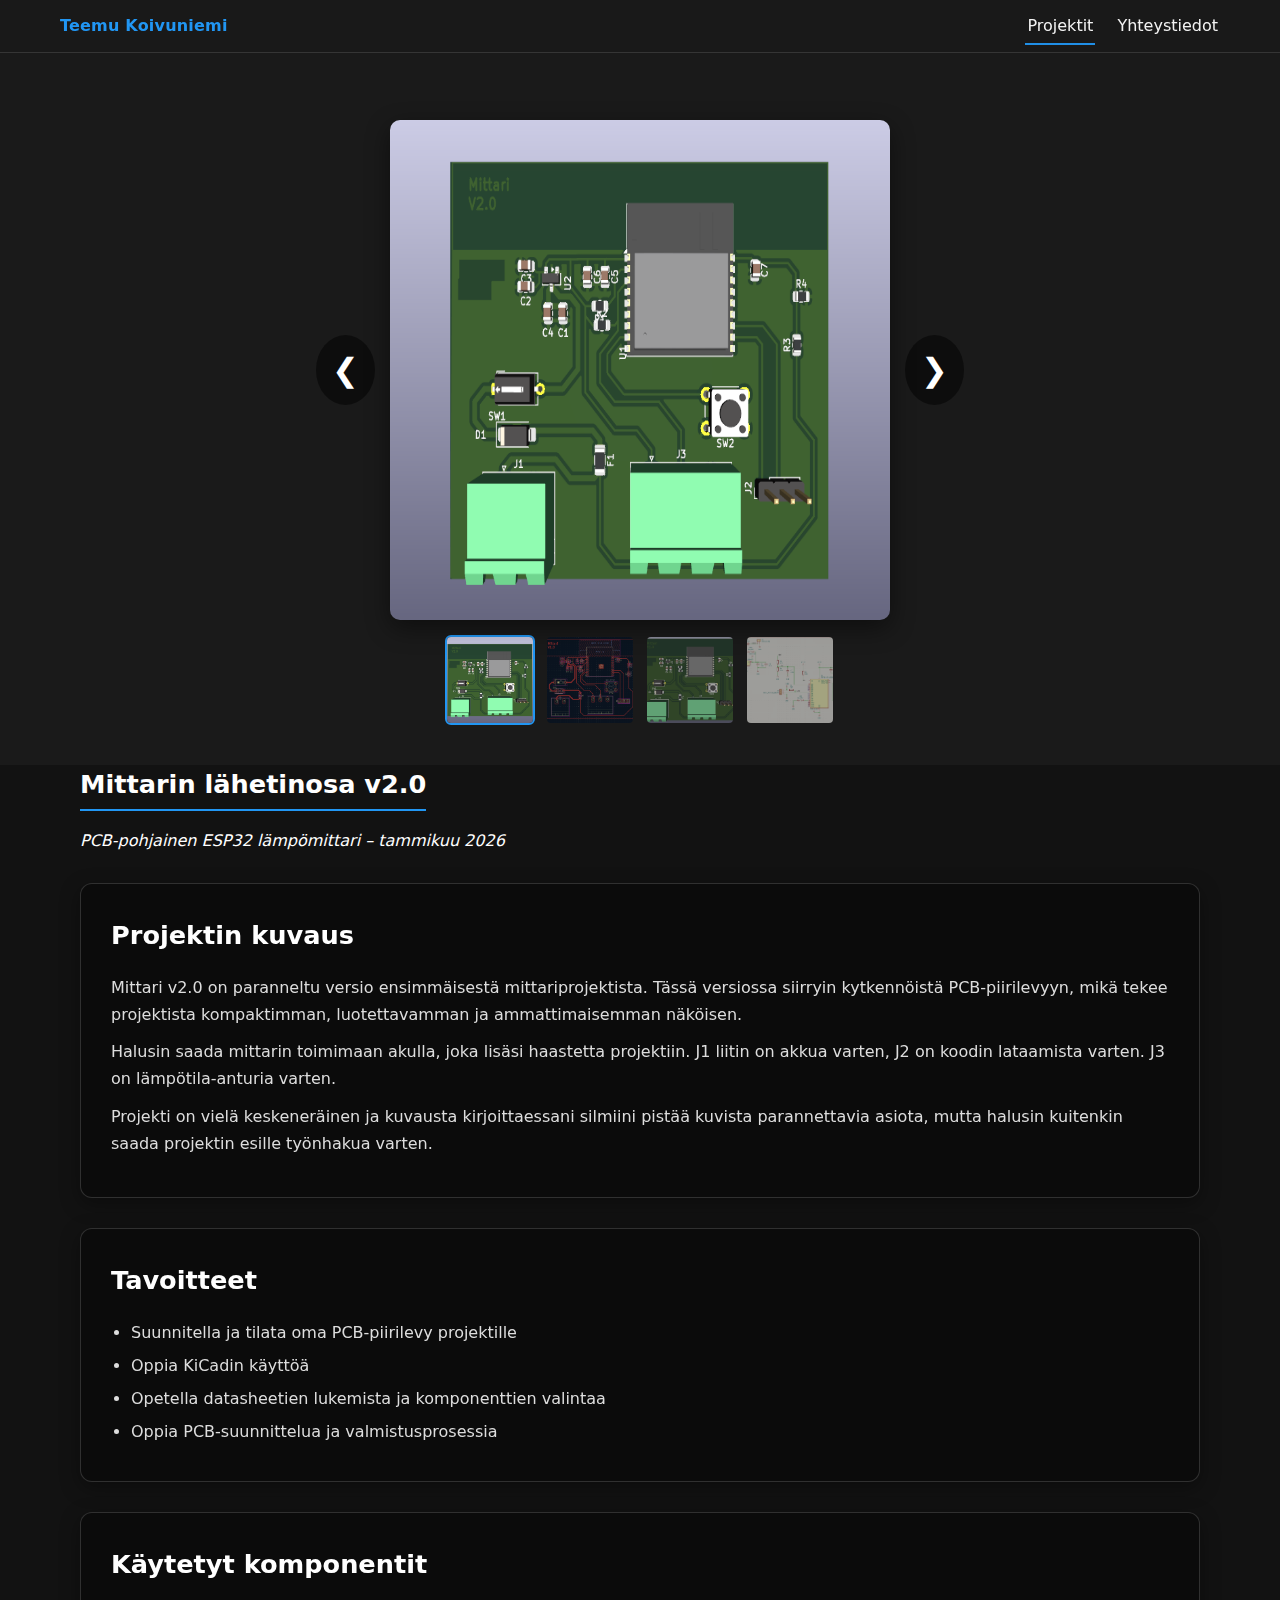
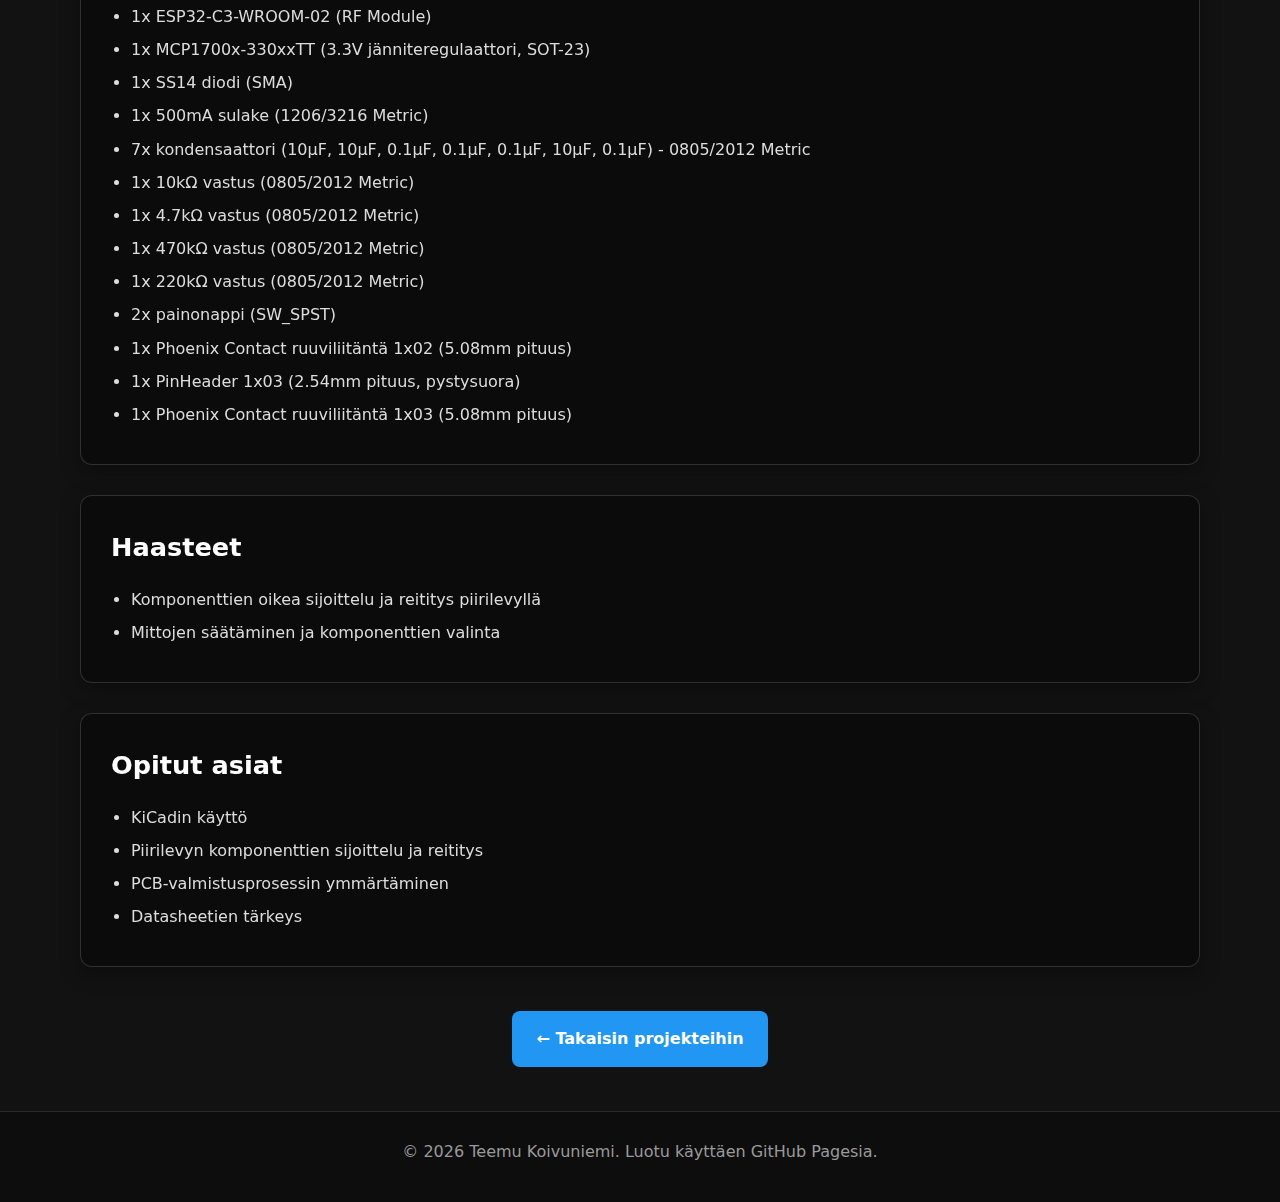
<file: mittari2.html>
<!DOCTYPE html>
<html lang="fi">
<head>
  <meta charset="UTF-8">
  <meta name="viewport" content="width=device-width, initial-scale=0.8, user-scalable=yes">
  <title>Mittari v2.0 – Projektit</title>
  <link rel="stylesheet" href="styles.css">
</head>
<body>
  <nav class="navbar">
    <div class="nav-container">
      <a href="index.html" class="nav-logo">Teemu Koivuniemi</a>
      <ul class="nav-menu">
        <li><a href="index.html" class="nav-link active">Projektit</a></li>
        <li><a href="index.html#contact" class="nav-link">Yhteystiedot</a></li>
      </ul>
    </div>
  </nav>

  <section class="project-hero">
    <div class="image-gallery">
      <button class="gallery-btn prev">❮</button>
      <img id="main-image" src="images/pcb.png" alt="Mittari v2.0">
      <button class="gallery-btn next">❯</button>
    </div>
    <div class="thumbnails">
      <img src="images/pcb.png" class="thumbnail active" alt="Mittari v2.0 kuva 1">
      <img src="images/pcb1.png" class="thumbnail" alt="Mittari v2.0 kuva 2">
      <img src="images/pcb2.png" class="thumbnail" alt="Mittari v2.0 kuva 3">
      <img src="images/pcb3.png" class="thumbnail" alt="Mittari v2.0 kuva 4">
    </div>
  </section>

<main class="container">
  <h1 class="project-category">Mittarin lähetinosa v2.0</h1>
  <p><em>PCB-pohjainen ESP32 lämpömittari – tammikuu 2026</em></p>

  <section class="project-section">
    <h2>Projektin kuvaus</h2>
    <p>
      Mittari v2.0 on paranneltu versio ensimmäisestä mittariprojektista. Tässä versiossa
      siirryin kytkennöistä PCB-piirilevyyn, mikä tekee projektista
      kompaktimman, luotettavamman ja ammattimaisemman näköisen. 
    </p>
      <p>
      Halusin saada mittarin toimimaan akulla, joka lisäsi haastetta projektiin.
      J1 liitin on akkua varten, J2 on koodin lataamista varten. J3 on lämpötila-anturia varten.
    </p>
    <p> 
      Projekti on vielä keskeneräinen
      ja kuvausta kirjoittaessani silmiini pistää kuvista parannettavia asiota, 
      mutta halusin kuitenkin saada projektin esille työnhakua varten.
    </p>
  </section>

  <section class="project-section">
    <h2>Tavoitteet</h2>
    <ul>
      <li>Suunnitella ja tilata oma PCB-piirilevy projektille</li>
      <li>Oppia KiCadin käyttöä</li>
      <li>Opetella datasheetien lukemista ja komponenttien valintaa</li>
      <li>Oppia PCB-suunnittelua ja valmistusprosessia</li>
    </ul>
  </section>

  <section class="project-section">
    <h2>Käytetyt komponentit</h2>
    <ul>
      <li>1x ESP32-C3-WROOM-02 (RF Module)</li>
      <li>1x MCP1700x-330xxTT (3.3V jänniteregulaattori, SOT-23)</li>
      <li>1x SS14 diodi (SMA)</li>
      <li>1x 500mA sulake (1206/3216 Metric)</li>
      <li>7x kondensaattori (10µF, 10µF, 0.1µF, 0.1µF, 0.1µF, 10µF, 0.1µF) - 0805/2012 Metric</li>
      <li>1x 10kΩ vastus (0805/2012 Metric)</li>
      <li>1x 4.7kΩ vastus (0805/2012 Metric)</li>
      <li>1x 470kΩ vastus (0805/2012 Metric)</li>
      <li>1x 220kΩ vastus (0805/2012 Metric)</li>
      <li>2x painonappi (SW_SPST)</li>
      <li>1x Phoenix Contact ruuviliitäntä 1x02 (5.08mm pituus)</li>
      <li>1x PinHeader 1x03 (2.54mm pituus, pystysuora)</li>
      <li>1x Phoenix Contact ruuviliitäntä 1x03 (5.08mm pituus)</li>
    </ul>
  </section>

  <section class="project-section">
    <h2>Haasteet</h2>
    <ul>
      <li>Komponenttien oikea sijoittelu ja reititys piirilevyllä</li>
      <li>Mittojen säätäminen ja komponenttien valinta</li>
    </ul>
  </section>

  <section class="project-section">
    <h2>Opitut asiat</h2>
    <ul>
      <li>KiCadin käyttö</li>
      <li>Piirilevyn komponenttien sijoittelu ja reititys</li>
      <li>PCB-valmistusprosessin ymmärtäminen</li>
      <li>Datasheetien tärkeys</li>
    </ul>
  </section>

  <div class="project-navigation" style="margin: 40px 0; text-align:center;">
    <a href="index.html" class="btn btn-primary">← Takaisin projekteihin</a>
  </div>
</main>

  <footer>
    <p>&copy; 2026 Teemu Koivuniemi. Luotu käyttäen GitHub Pagesia.</p>
  </footer>
  <button id="back-to-top" title="Takaisin ylös">↑</button>
  <script src="scripts.js"></script>
</body>
</html>
</file>
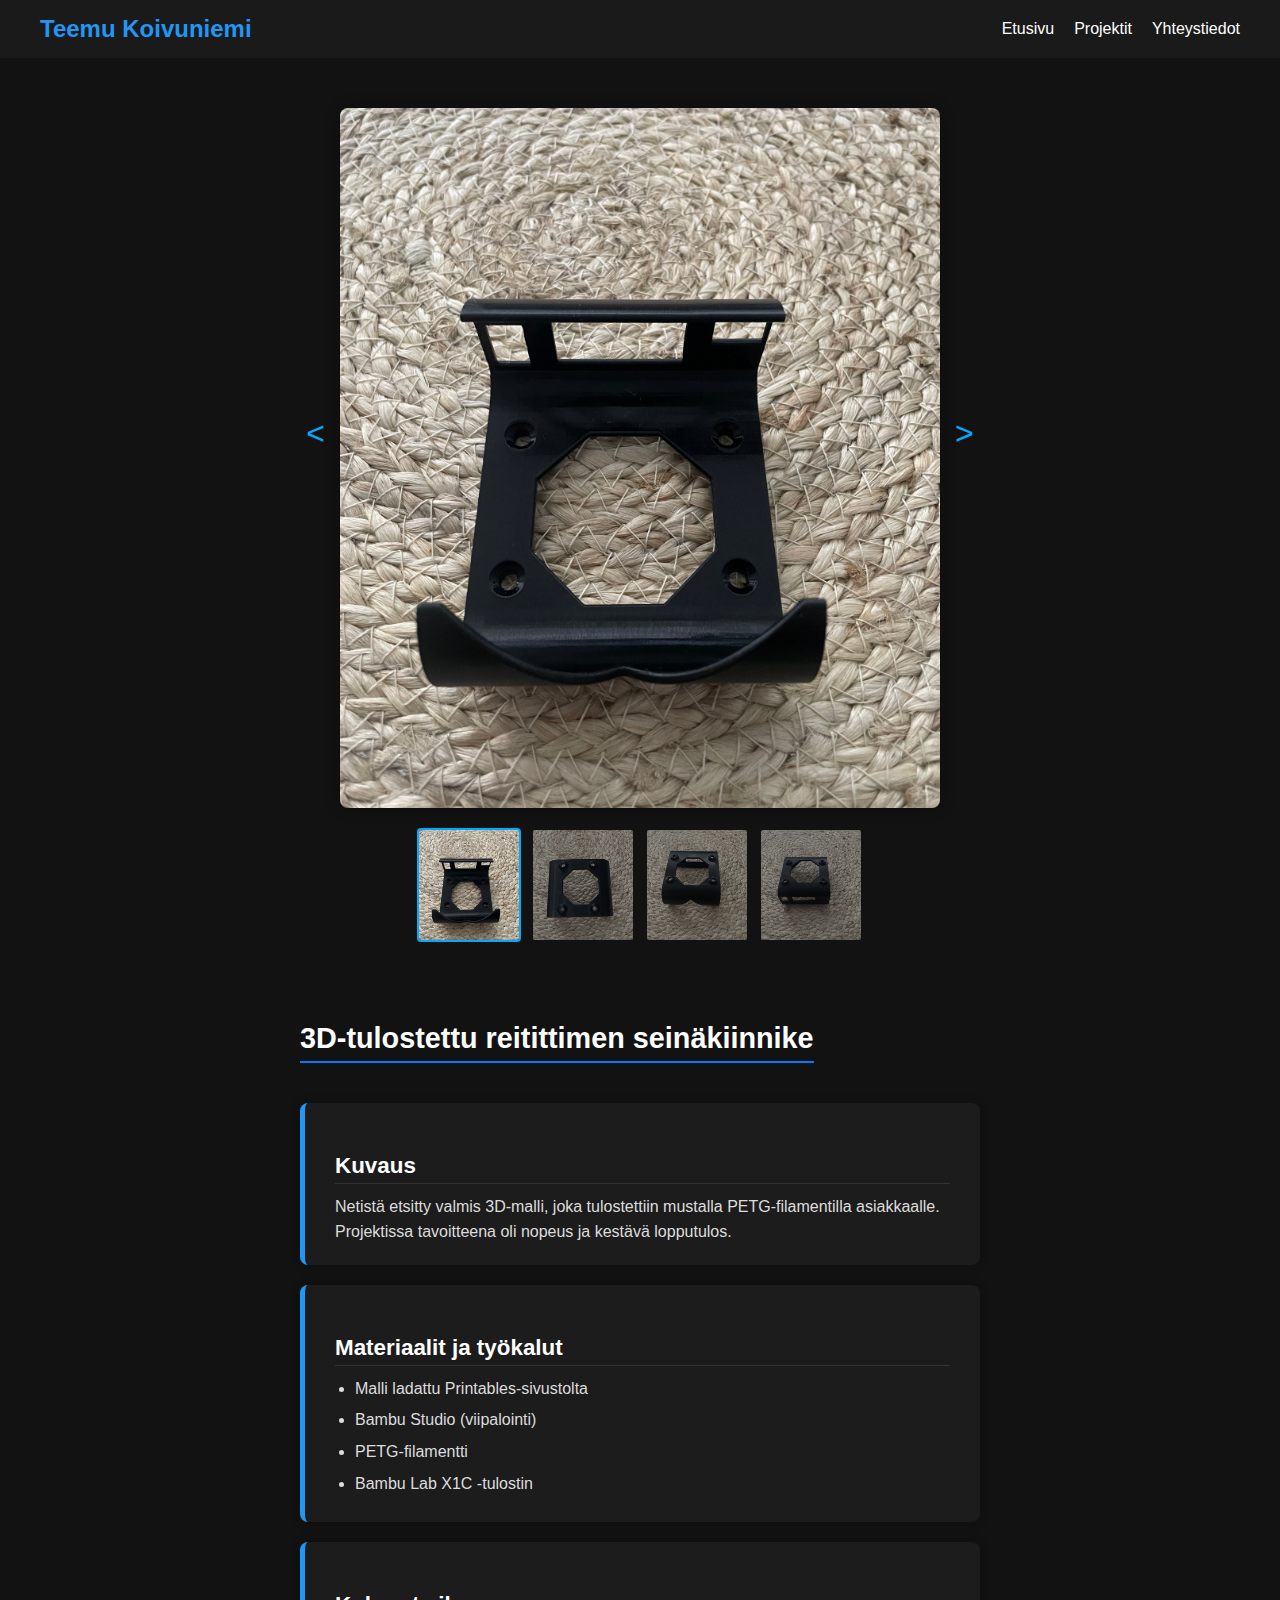
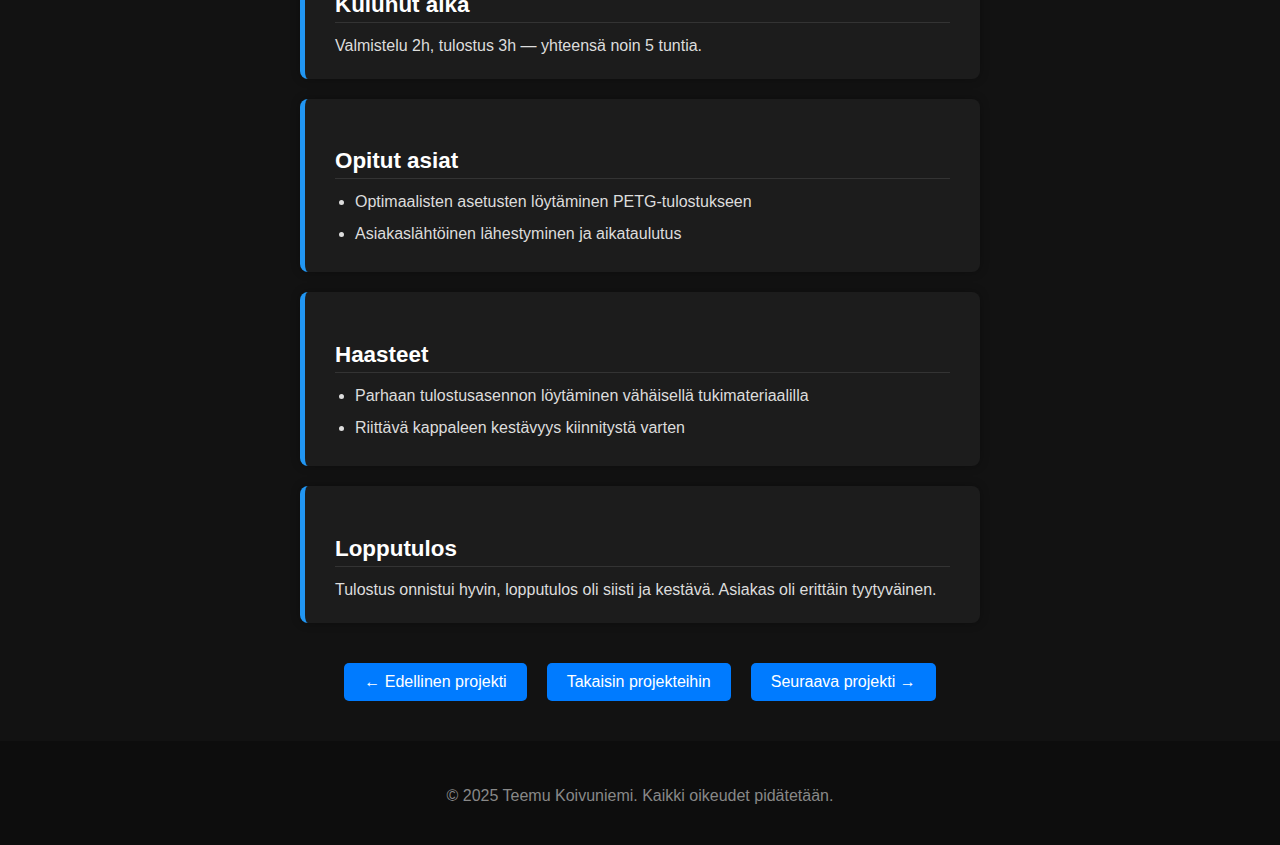
<file: projekti1.html>
<!-- Reititin teline -->
<!DOCTYPE html>
<html lang="fi">
<head>
  <meta charset="UTF-8" />
  <meta name="viewport" content="width=device-width, initial-scale=1.0"/>
  <title>3D-tulostettu reitittimen kiinnike - Teemu Koivuniemi</title>
  <link rel="stylesheet" href="style.css" />
</head>
<body>
  <!-- Navigation -->
  <nav class="navbar">
    <div class="nav-container">
      <a href="index.html" class="nav-logo">Teemu Koivuniemi</a>
      <ul class="nav-menu">
        <li><a href="index.html" class="nav-link">Etusivu</a></li>
        <li><a href="projektit.html" class="nav-link">Projektit</a></li>
        <li><a href="yhteystiedot.html" class="nav-link">Yhteystiedot</a></li>
      </ul>
    </div>
  </nav>

  <!-- Kuvagalleria -->
  <div class="image-gallery">
    <button id="prev-btn" class="nav-btn">&lt;</button>
    <img id="main-image" class="main-image" src="images/projekti1_1.jpg" alt="Pääkuva">
    <button id="next-btn" class="nav-btn">&gt;</button>
  </div>

  <div class="thumbnails">
    <img class="thumbnail active" src="images/projekti1_1.jpg" alt="Kuva 1">
    <img class="thumbnail" src="images/projekti1_2.jpg" alt="Kuva 2">
    <img class="thumbnail" src="images/projekti1_3.jpg" alt="Kuva 3">
    <img class="thumbnail" src="images/projekti1_4.jpg" alt="Kuva 4">
  </div>

  <!-- Projektin sisältö -->
  <section class="projekti-details">
    <h3 class="project-category">3D-tulostettu reitittimen seinäkiinnike</h3>

    <div class="project-section">
      <h4>Kuvaus</h4>
      <p>Netistä etsitty valmis 3D-malli, joka tulostettiin mustalla PETG-filamentilla asiakkaalle. Projektissa tavoitteena oli nopeus ja kestävä lopputulos.</p>
    </div>

    <div class="project-section">
      <h4>Materiaalit ja työkalut</h4>
      <ul>
        <li>Malli ladattu Printables-sivustolta</li>
        <li>Bambu Studio (viipalointi)</li>
        <li>PETG-filamentti</li>
        <li>Bambu Lab X1C -tulostin</li> <!-- Muokkaa mallinimeä tarvittaessa -->
      </ul>
    </div>

    <div class="project-section">
      <h4>Kulunut aika</h4>
      <p>Valmistelu 2h, tulostus 3h — yhteensä noin 5 tuntia.</p>
    </div>

    <div class="project-section">
      <h4>Opitut asiat</h4>
      <ul>
        <li>Optimaalisten asetusten löytäminen PETG-tulostukseen</li>
        <li>Asiakaslähtöinen lähestyminen ja aikataulutus</li>
      </ul>
    </div>

    <div class="project-section">
      <h4>Haasteet</h4>
      <ul>
        <li>Parhaan tulostusasennon löytäminen vähäisellä tukimateriaalilla</li>
        <li>Riittävä kappaleen kestävyys kiinnitystä varten</li>
      </ul>
    </div>

    <div class="project-section">
      <h4>Lopputulos</h4>
      <p>Tulostus onnistui hyvin, lopputulos oli siisti ja kestävä. Asiakas oli erittäin tyytyväinen.</p>
    </div>
  </section>

  <!-- Projektin navigointinapit -->
  <div class="project-navigation" id="project-navigation">
    <a href="projekti0.html" class="nav-button" id="prev-project">← Edellinen projekti</a>
    <a href="projektit.html" class="nav-button" id="back-to-projects">Takaisin projekteihin</a>
    <a href="projekti2.html" class="nav-button" id="next-project">Seuraava projekti →</a>
  </div>

  <footer>
    <p>&copy; 2025 Teemu Koivuniemi. Kaikki oikeudet pidätetään.</p>
  </footer>

  <script src="updateimage.js"></script>
</body>
</html>
</file>
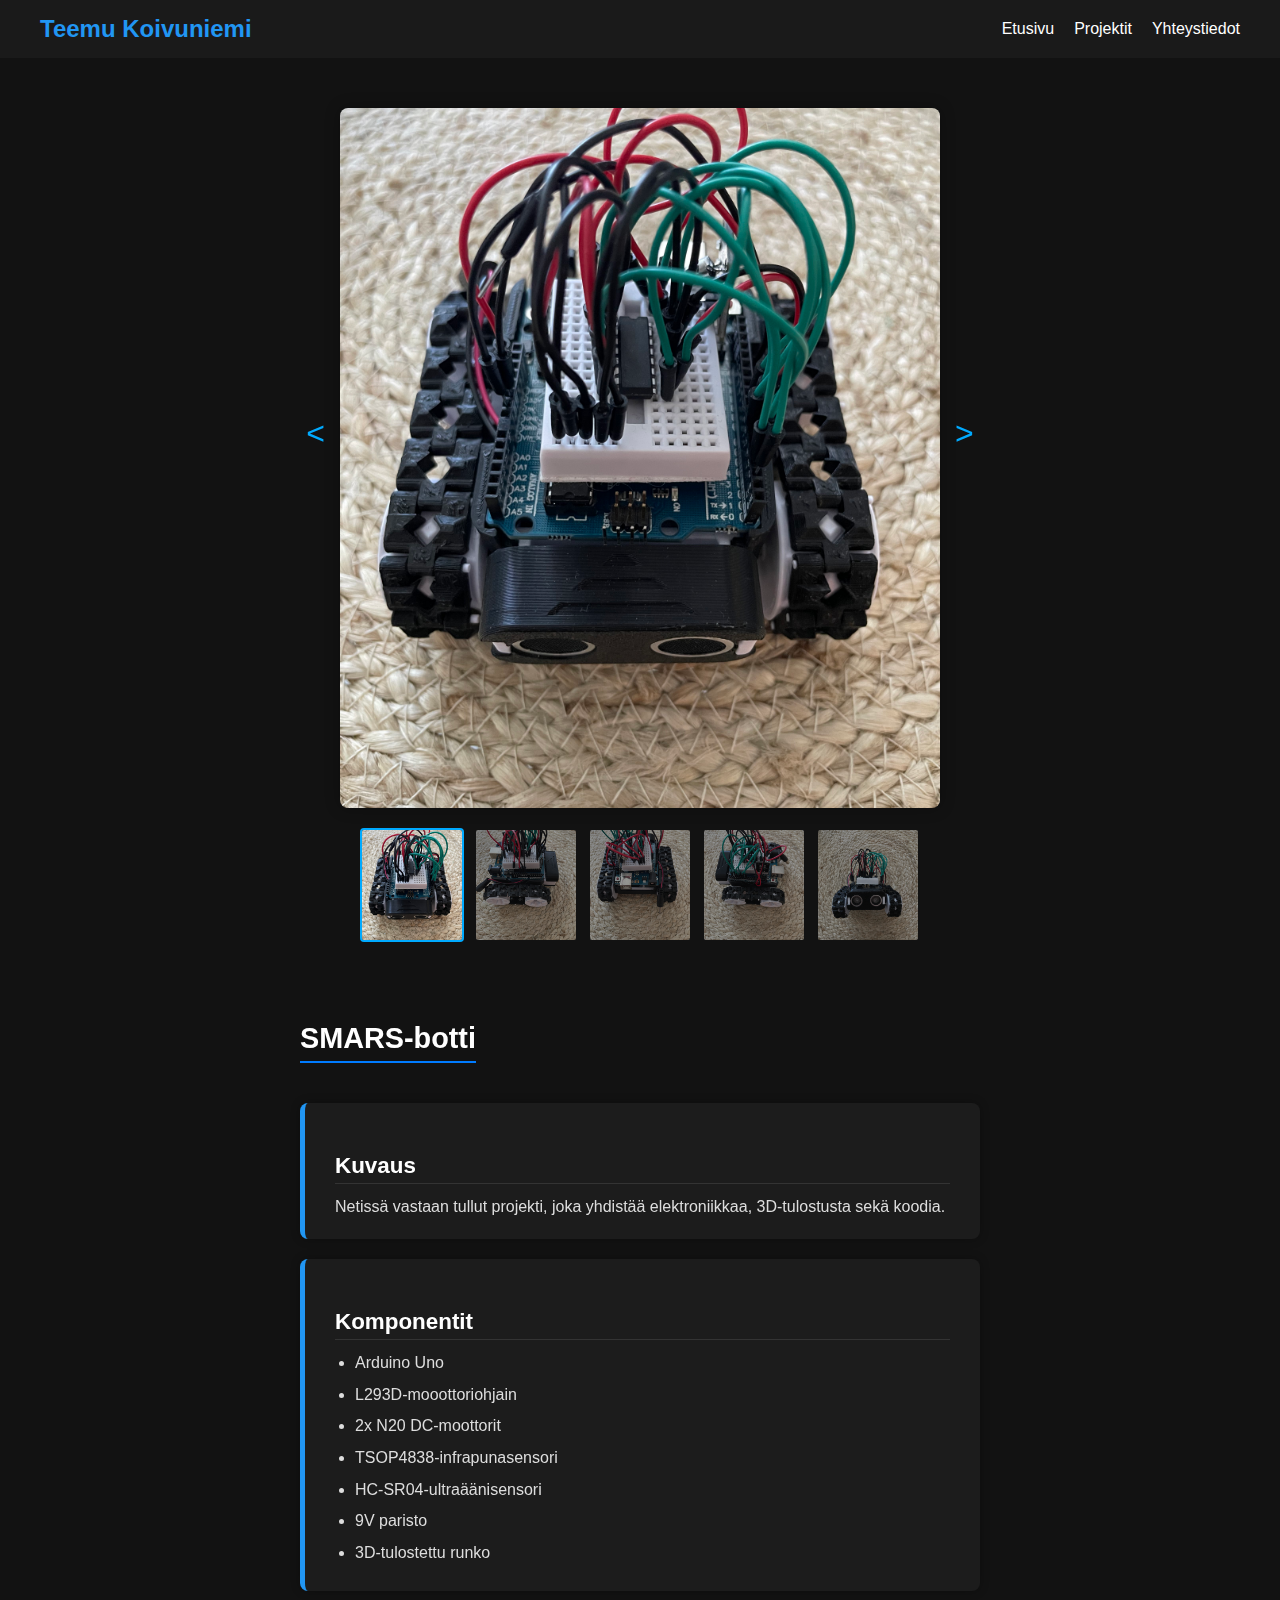
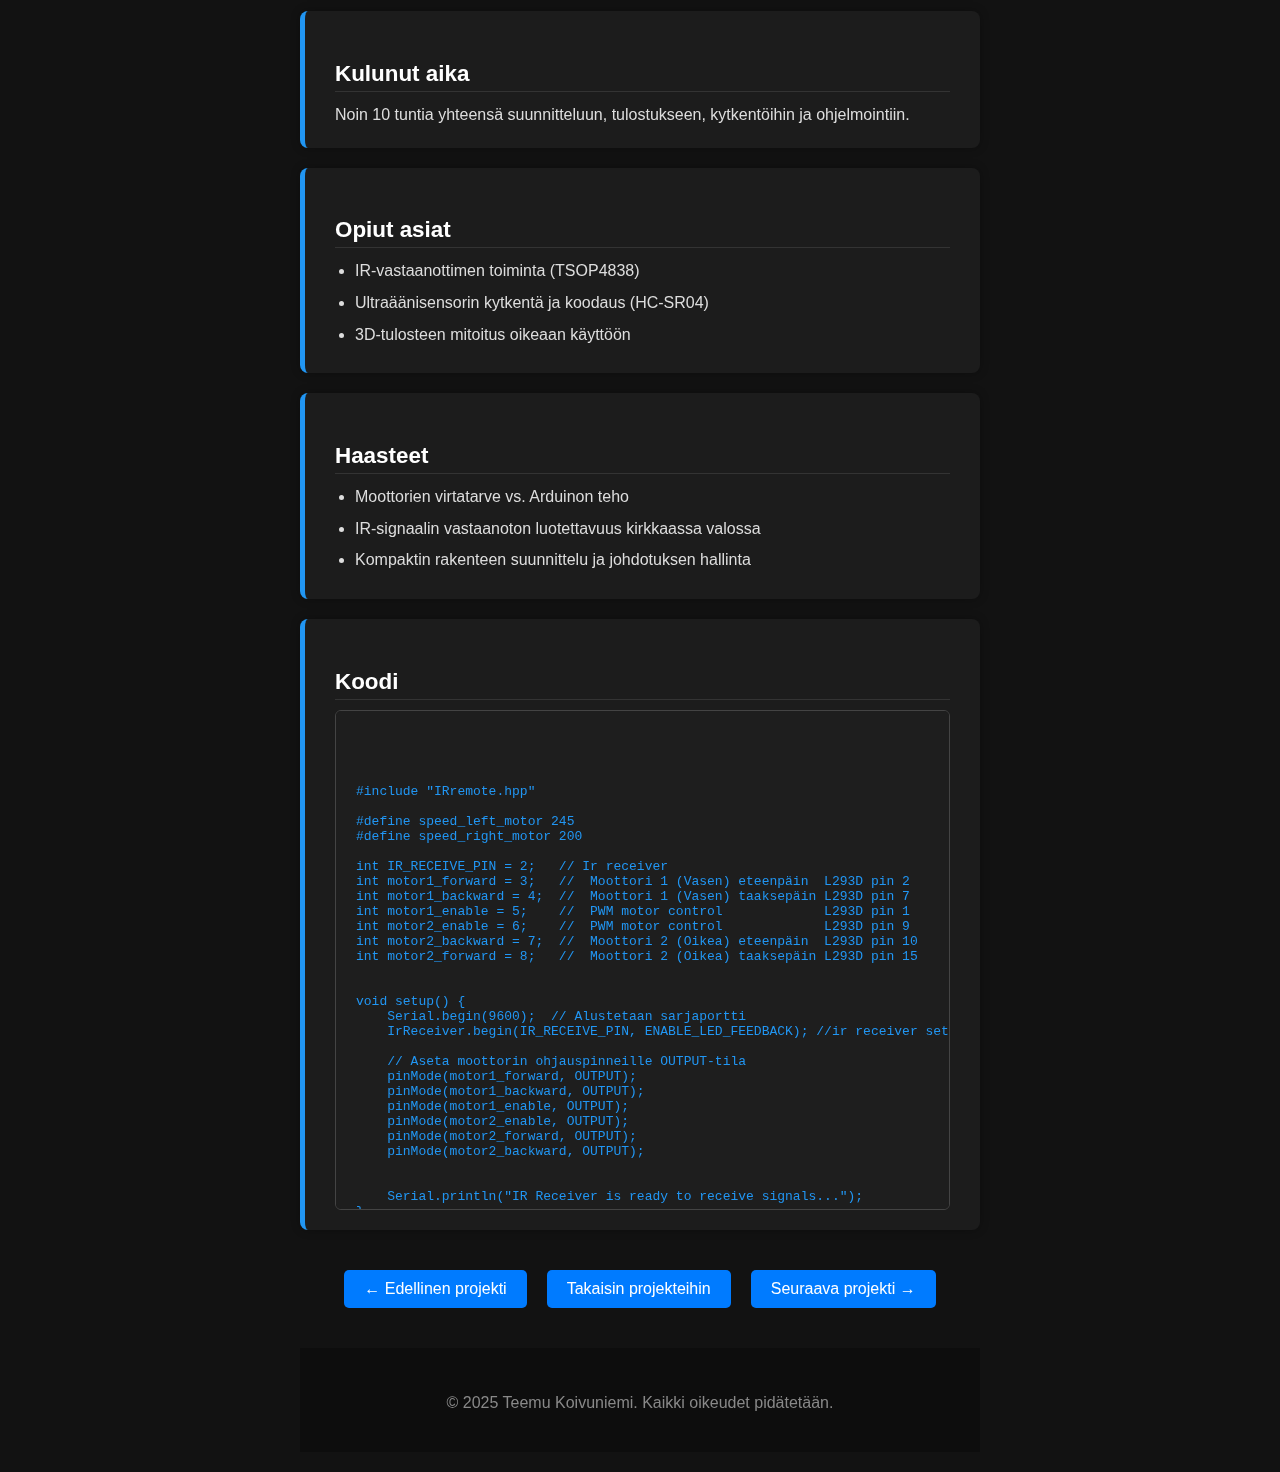
<file: projekti2.html>
<!-- SMARS -->
<!DOCTYPE html>
<html lang="fi">
<head>
  <meta charset="UTF-8" />
  <meta name="viewport" content="width=device-width, initial-scale=1.0"/>
  <title>3D-tulostettu robottialusta - Teemu Koivuniemi</title>
  <link rel="stylesheet" href="style.css" />
</head>
<body>
  <!-- Navigation -->
  <nav class="navbar">
    <div class="nav-container">
      <a href="index.html" class="nav-logo">Teemu Koivuniemi</a>
      <ul class="nav-menu">
        <li><a href="index.html" class="nav-link">Etusivu</a></li>
        <li><a href="projektit.html" class="nav-link">Projektit</a></li>
        <li><a href="yhteystiedot.html" class="nav-link">Yhteystiedot</a></li>
      </ul>
    </div>
  </nav>
  <div class="image-gallery">
    <button id="prev-btn" class="nav-btn">&lt;</button>
    <img id="main-image" class="main-image" src="images/projekti2_1.jpg" alt="Pääkuva">
    <button id="next-btn" class="nav-btn">&gt;</button>
  </div>
  <div class="thumbnails">
    <img class="thumbnail active" src="images/projekti2_1.jpg" alt="Kuva 1">
    <img class="thumbnail" src="images/projekti2_2.jpg" alt="Kuva 2">
    <img class="thumbnail" src="images/projekti2_3.jpg" alt="Kuva 3">
    <img class="thumbnail" src="images/projekti2_4.jpg" alt="Kuva 3">
    <img class="thumbnail" src="images/projekti2_5.jpg" alt="Kuva 3">
    <!-- Lisää tarvittaessa lisää kuvia -->
  </div>
    <section class="projekti-details">
  <h3 class="project-category">SMARS-botti</h3>

<div class="project-section">
  <h4>Kuvaus</h4>
  <p>Netissä vastaan tullut projekti, joka yhdistää elektroniikkaa, 3D-tulostusta sekä koodia.</p>
</div>

<div class="project-section">
  <h4>Komponentit</h4>
  <ul>
    <li>Arduino Uno</li>
    <li>L293D-mooottoriohjain</li>
    <li>2x N20 DC-moottorit</li>
    <li>TSOP4838-infrapunasensori</li>
    <li>HC-SR04-ultraäänisensori</li>
    <li>9V paristo</li>
    <li>3D-tulostettu runko</li>
  </ul>
</div>

<div class="project-section">
  <h4>Kulunut aika</h4>
  <p>Noin 10 tuntia yhteensä suunnitteluun, tulostukseen, kytkentöihin ja ohjelmointiin.</p>
</div>

<div class="project-section">
  <h4>Opiut asiat</h4>
  <ul>
    <li>IR-vastaanottimen toiminta (TSOP4838)</li>
    <li>Ultraäänisensorin kytkentä ja koodaus (HC-SR04)</li>
    <li>3D-tulosteen mitoitus oikeaan käyttöön</li>
  </ul>
</div>

<div class="project-section">
  <h4>Haasteet</h4>
  <ul>
    <li>Moottorien virtatarve vs. Arduinon teho</li>
    <li>IR-signaalin vastaanoton luotettavuus kirkkaassa valossa</li>
    <li>Kompaktin rakenteen suunnittelu ja johdotuksen hallinta</li>
  </ul>
</div>
<div class="project-section">
  <h4>Koodi</h4>
  <div class="code-block">
    <pre><code>
#include "IRremote.hpp"

#define speed_left_motor 245
#define speed_right_motor 200

int IR_RECEIVE_PIN = 2;   // Ir receiver 
int motor1_forward = 3;   //  Moottori 1 (Vasen) eteenpäin  L293D pin 2 
int motor1_backward = 4;  //  Moottori 1 (Vasen) taaksepäin L293D pin 7
int motor1_enable = 5;    //  PWM motor control             L293D pin 1
int motor2_enable = 6;    //  PWM motor control             L293D pin 9
int motor2_backward = 7;  //  Moottori 2 (Oikea) eteenpäin  L293D pin 10
int motor2_forward = 8;   //  Moottori 2 (Oikea) taaksepäin L293D pin 15


void setup() {
    Serial.begin(9600);  // Alustetaan sarjaportti
    IrReceiver.begin(IR_RECEIVE_PIN, ENABLE_LED_FEEDBACK); //ir receiver setup

    // Aseta moottorin ohjauspinneille OUTPUT-tila
    pinMode(motor1_forward, OUTPUT);
    pinMode(motor1_backward, OUTPUT);
    pinMode(motor1_enable, OUTPUT);
    pinMode(motor2_enable, OUTPUT);
    pinMode(motor2_forward, OUTPUT);
    pinMode(motor2_backward, OUTPUT);


    Serial.println("IR Receiver is ready to receive signals...");
}

void loop() {
  if (IrReceiver.decode()) {
    IrReceiver.printIRResultShort(&Serial);
    uint16_t command = IrReceiver.decodedIRData.command;
    switch(command){
      case 0x18:
        moveForward();
        break;
      case 0x52:
        moveBackward();
        break;
      case 0x8:
        turnLeft();
        break;
      case 0x5A:
        turnRight();
        break;
      case 0x1C:
        stopMotors();
        break;
      default:
        Serial.println("?");
    }
    IrReceiver.resume();
  }
}

void moveForward() {
    digitalWrite(motor1_forward, HIGH);
    digitalWrite(motor1_backward, LOW);
    digitalWrite(motor2_forward, HIGH);
    digitalWrite(motor2_backward, LOW);
    analogWrite(motor1_enable, speed_left_motor);
    analogWrite(motor2_enable, speed_right_motor);
    Serial.println("Moving forward");
}

// Funktio liikkumiseen taaksepäin
void moveBackward() {
    digitalWrite(motor1_forward, LOW);
    digitalWrite(motor1_backward, HIGH);
    digitalWrite(motor2_forward, LOW);
    digitalWrite(motor2_backward, HIGH);
    analogWrite(motor1_enable, speed_left_motor);
    analogWrite(motor2_enable, speed_right_motor);
    Serial.println("Moving backward");
}

// Funktio kääntymiseen vasemmalle
void turnLeft() {
    digitalWrite(motor1_forward, LOW);
    digitalWrite(motor1_backward, HIGH);
    digitalWrite(motor2_forward, HIGH);
    digitalWrite(motor2_backward, LOW);
    analogWrite(motor1_enable, speed_left_motor);
    analogWrite(motor2_enable, speed_right_motor);
    Serial.println("Turning left");
}

// Funktio kääntymiseen oikealle
void turnRight() {
    digitalWrite(motor1_forward, HIGH);
    digitalWrite(motor1_backward, LOW);
    digitalWrite(motor2_forward, LOW);
    digitalWrite(motor2_backward, HIGH);
    analogWrite(motor1_enable, speed_left_motor);
    analogWrite(motor2_enable, speed_right_motor);
    Serial.println("Turning right");
}

// Funktio moottoreiden pysäyttämiseen
void stopMotors() {
    digitalWrite(motor1_forward, LOW);
    digitalWrite(motor1_backward, LOW);
    digitalWrite(motor2_forward, LOW);
    digitalWrite(motor2_backward, LOW);
    Serial.println("Motors stopped");
}

    </code></pre>
  </div>
</div>


</div>

<div class="project-navigation" id="project-navigation">
  <a href="router.html" class="nav-button" id="prev-project">← Edellinen projekti</a>
  <a href="projektit.html" class="nav-button" id="back-to-projects">Takaisin projekteihin</a>
  <a href="projekti3.html" class="nav-button" id="next-project">Seuraava projekti →</a>
</div>



  <footer>
    <p>&copy; 2025 Teemu Koivuniemi. Kaikki oikeudet pidätetään.</p>
  </footer>
  <script src="updateimage.js"></script>
</body>
</html>
</file>
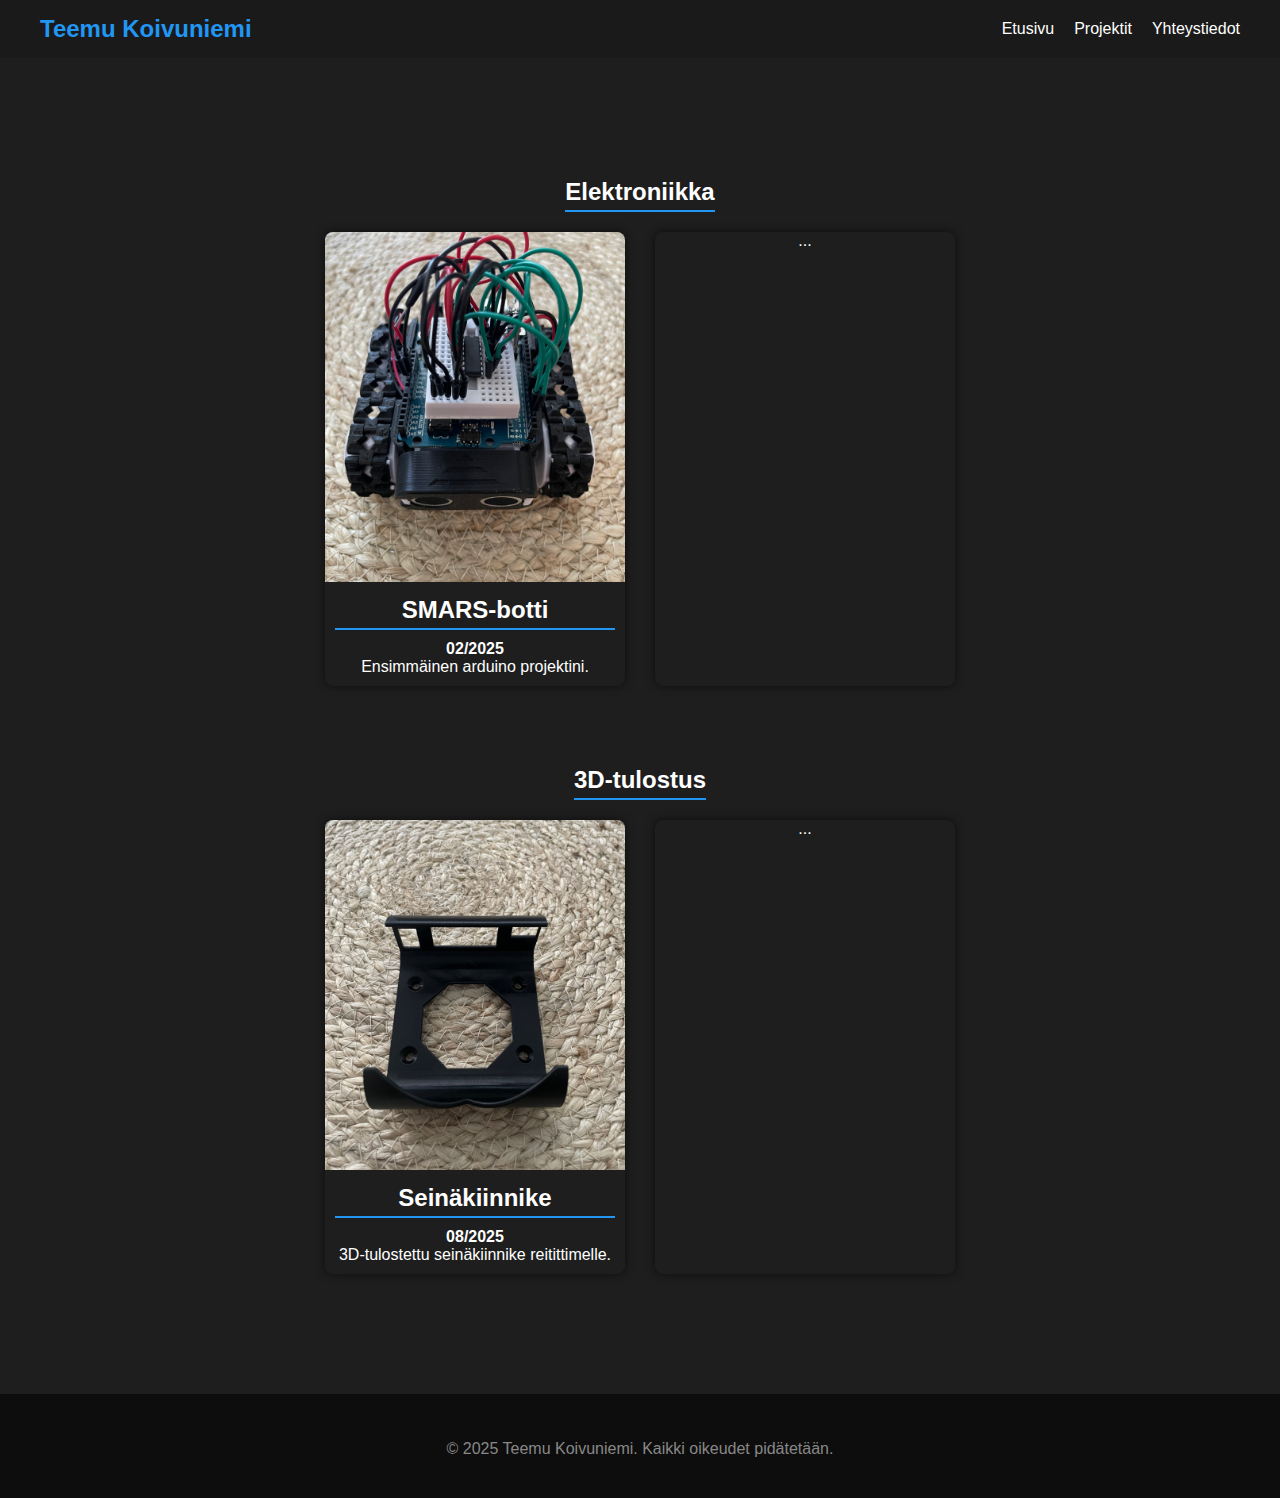
<file: projektit.html>
<!DOCTYPE html>
<html lang="fi">
<head>
  <meta charset="UTF-8" />
  <meta name="viewport" content="width=device-width, initial-scale=1.0"/>
  <title>Projektit - Teemu Koivuniemi</title>
  <link rel="stylesheet" href="style.css" />
</head>
<body>
  <!-- Navigaatio -->
  <nav class="navbar">
    <div class="nav-container">
      <a href="index.html" class="nav-logo">Teemu Koivuniemi</a>
      <ul class="nav-menu">
        <li><a href="index.html" class="nav-link">Etusivu</a></li>
        <li><a href="projektit.html" class="nav-link active">Projektit</a></li>
        <li><a href="yhteystiedot.html" class="nav-link">Yhteystiedot</a></li>
      </ul>
    </div>
  </nav>

<section class="projects">
<!-- Kategoria 1: Elektroniikka -->
  <h3 class="project-category">Elektroniikka</h3>
  <div class="project-grid">
  <a href="projekti2.html" class="project-card">
  <img src="images/projekti2_1.jpg" alt="Projektin esikatselukuva">
  <h3>SMARS-botti </h3>
  <p><strong>02/2025</strong><br> Ensimmäinen arduino projektini.</p>
    <a href="projekti3.html" class="project-card">...</a>
  </div>

  <!-- Kategoria 2: 3D-tulostus -->
  <h3 class="project-category">3D-tulostus</h3>
  <div class="project-grid">
  <a href="projekti1.html" class="project-card">
  <img src="images/projekti1_1.jpg" alt="Projektin esikatselukuva">
  <h3>Seinäkiinnike</h3>
  <p><strong>08/2025</strong><br> 3D-tulostettu seinäkiinnike reitittimelle.</p>
</a>
</a>
    <a href="projekti4.html" class="project-card">...</a>
  </div>
</section>

  <footer>
    <p>&copy; 2025 Teemu Koivuniemi. Kaikki oikeudet pidätetään.</p>
  </footer>
</body>
</html>
</file>
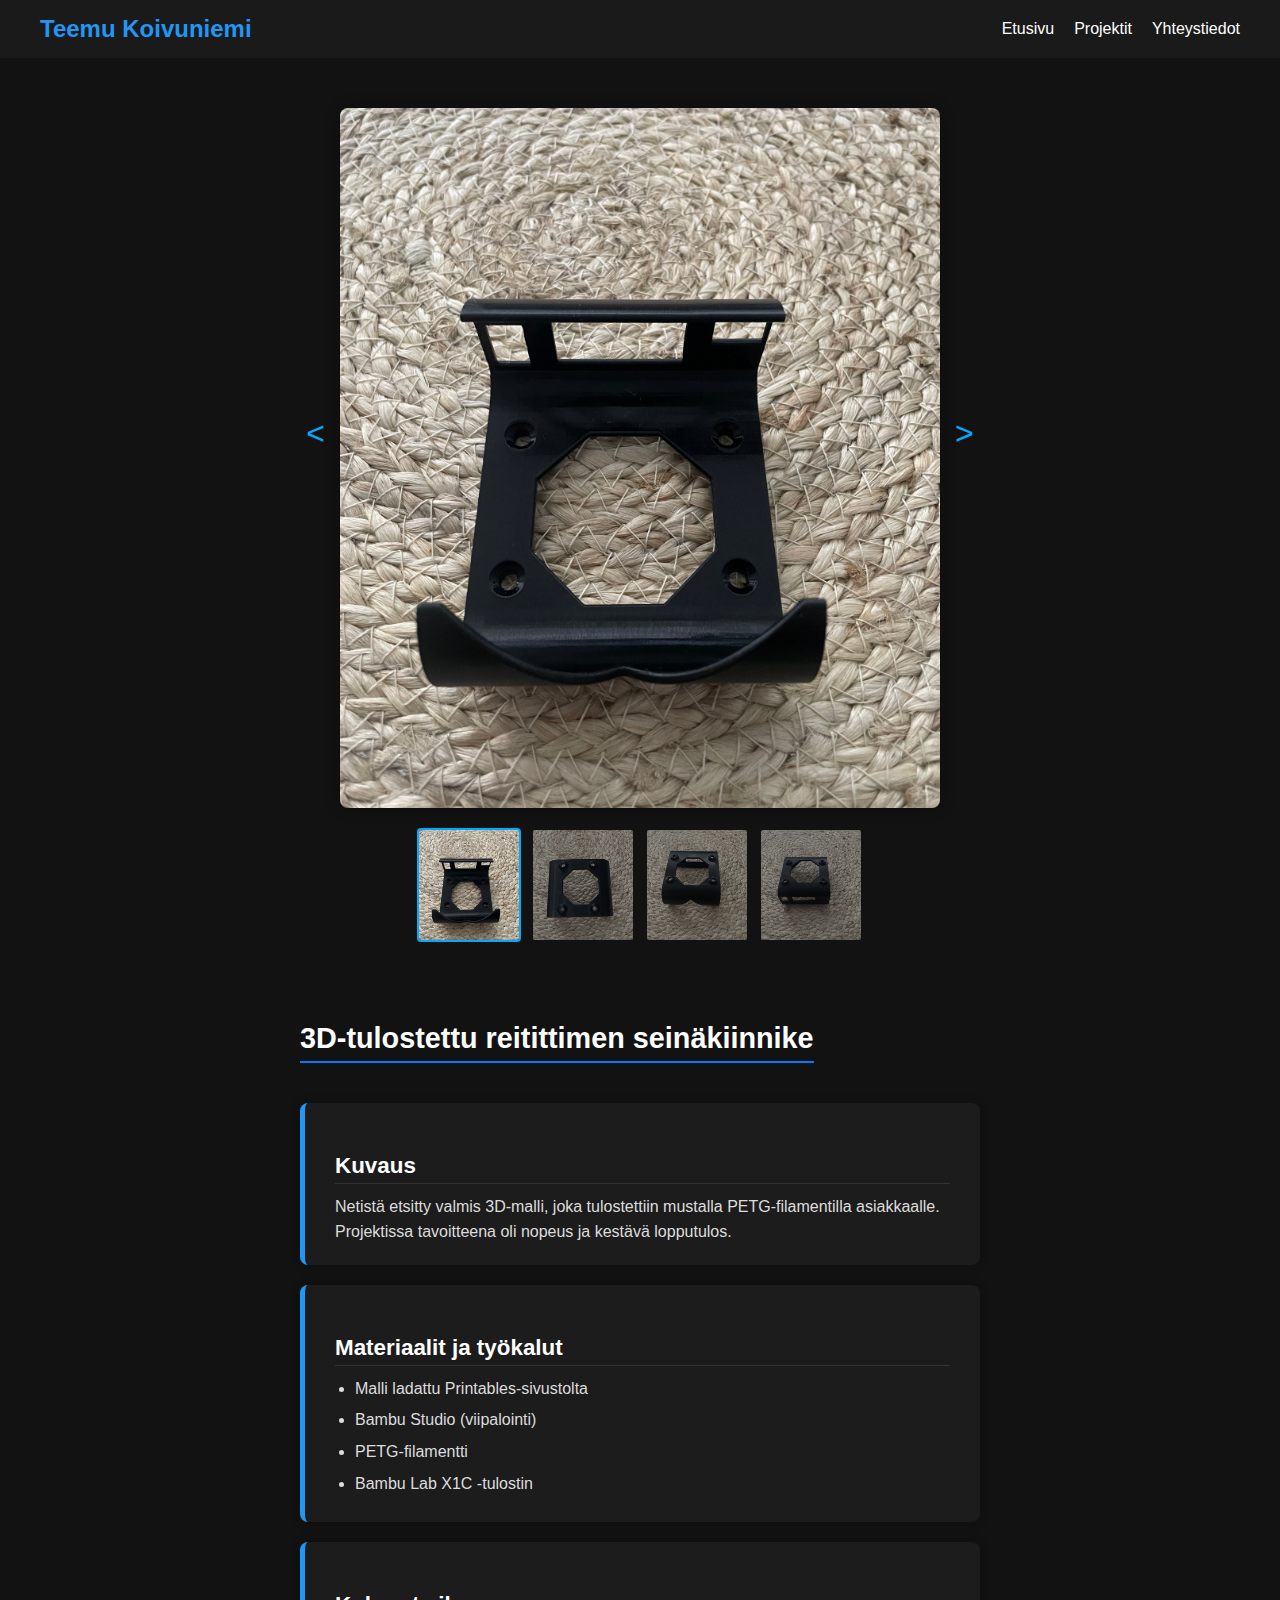
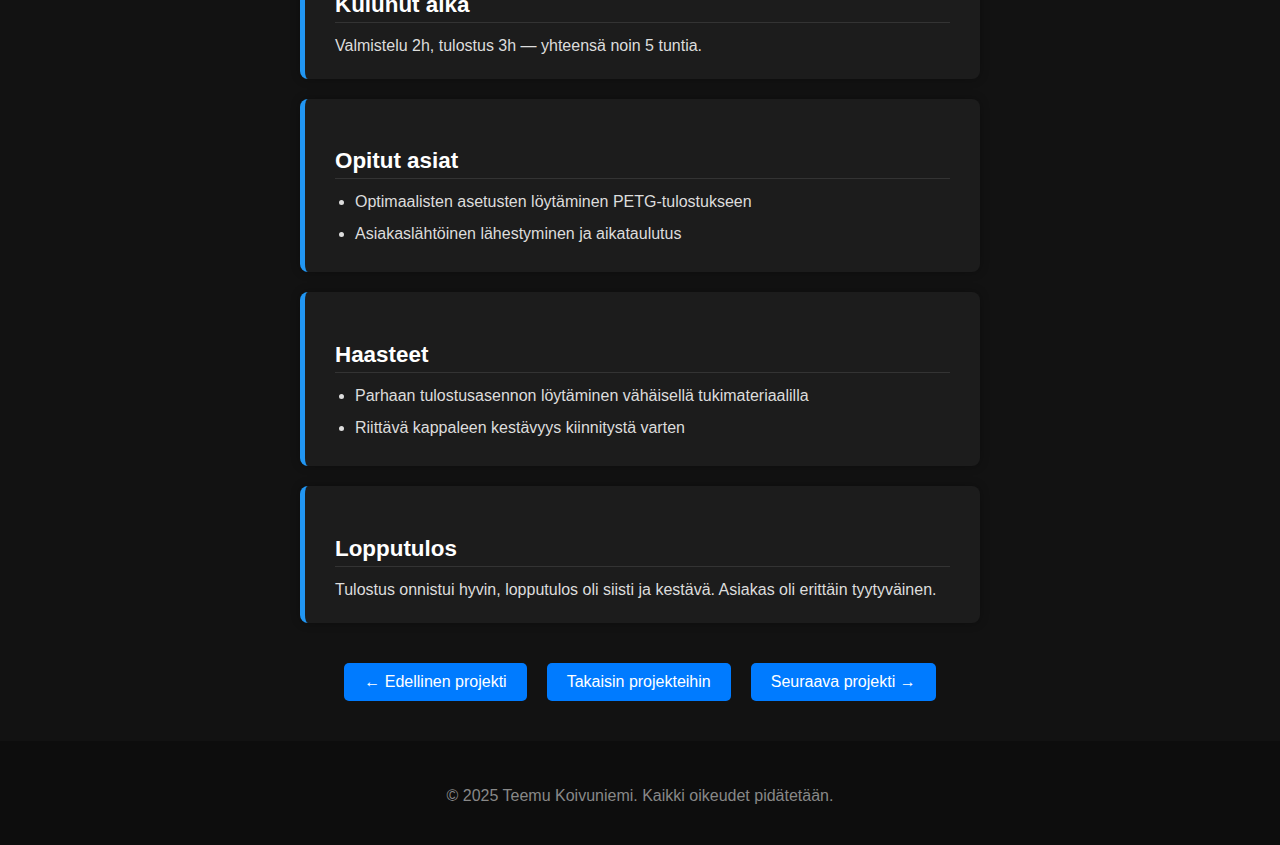
<file: router.html>
<!-- Reititin teline -->
<!DOCTYPE html>
<html lang="fi">
<head>
  <meta charset="UTF-8" />
  <meta name="viewport" content="width=device-width, initial-scale=1.0"/>
  <title>3D-tulostettu reitittimen kiinnike - Teemu Koivuniemi</title>
  <link rel="stylesheet" href="style.css" />
</head>
<body>
  <!-- Navigation -->
  <nav class="navbar">
    <div class="nav-container">
      <a href="index.html" class="nav-logo">Teemu Koivuniemi</a>
      <ul class="nav-menu">
        <li><a href="index.html" class="nav-link">Etusivu</a></li>
        <li><a href="projektit.html" class="nav-link">Projektit</a></li>
        <li><a href="yhteystiedot.html" class="nav-link">Yhteystiedot</a></li>
      </ul>
    </div>
  </nav>

  <!-- Kuvagalleria -->
  <div class="image-gallery">
    <button id="prev-btn" class="nav-btn">&lt;</button>
    <img id="main-image" class="main-image" src="images/router1.jpg" alt="Pääkuva">
    <button id="next-btn" class="nav-btn">&gt;</button>
  </div>

  <div class="thumbnails">
    <img class="thumbnail active" src="images/router1.jpg" alt="Kuva 1">
    <img class="thumbnail" src="images/router2.jpg" alt="Kuva 2">
    <img class="thumbnail" src="images/router3.jpg" alt="Kuva 3">
    <img class="thumbnail" src="images/router4.jpg" alt="Kuva 4">
  </div>

  <!-- Projektin sisältö -->
  <section class="projekti-details">
    <h3 class="project-category">3D-tulostettu reitittimen seinäkiinnike</h3>

    <div class="project-section">
      <h4>Kuvaus</h4>
      <p>Netistä etsitty valmis 3D-malli, joka tulostettiin mustalla PETG-filamentilla asiakkaalle. Projektissa tavoitteena oli nopeus ja kestävä lopputulos.</p>
    </div>

    <div class="project-section">
      <h4>Materiaalit ja työkalut</h4>
      <ul>
        <li>Malli ladattu Printables-sivustolta</li>
        <li>Bambu Studio (viipalointi)</li>
        <li>PETG-filamentti</li>
        <li>Bambu Lab X1C -tulostin</li>
      </ul>
    </div>

    <div class="project-section">
      <h4>Kulunut aika</h4>
      <p>Valmistelu 2h, tulostus 3h — yhteensä noin 5 tuntia.</p>
    </div>

    <div class="project-section">
      <h4>Opitut asiat</h4>
      <ul>
        <li>Optimaalisten asetusten löytäminen PETG-tulostukseen</li>
        <li>Asiakaslähtöinen lähestyminen ja aikataulutus</li>
      </ul>
    </div>

    <div class="project-section">
      <h4>Haasteet</h4>
      <ul>
        <li>Parhaan tulostusasennon löytäminen vähäisellä tukimateriaalilla</li>
        <li>Riittävä kappaleen kestävyys kiinnitystä varten</li>
      </ul>
    </div>

    <div class="project-section">
      <h4>Lopputulos</h4>
      <p>Tulostus onnistui hyvin, lopputulos oli siisti ja kestävä. Asiakas oli erittäin tyytyväinen.</p>
    </div>
  </section>

  <!-- Projektin navigointinapit -->
  <div class="project-navigation" id="project-navigation">
    <a href="projekti0.html" class="nav-button" id="prev-project">← Edellinen projekti</a>
    <a href="projektit.html" class="nav-button" id="back-to-projects">Takaisin projekteihin</a>
    <a href="projekti2.html" class="nav-button" id="next-project">Seuraava projekti →</a>
  </div>

  <footer>
    <p>&copy; 2025 Teemu Koivuniemi. Kaikki oikeudet pidätetään.</p>
  </footer>

  <script src="updateimage.js"></script>
</body>
</html>
</file>
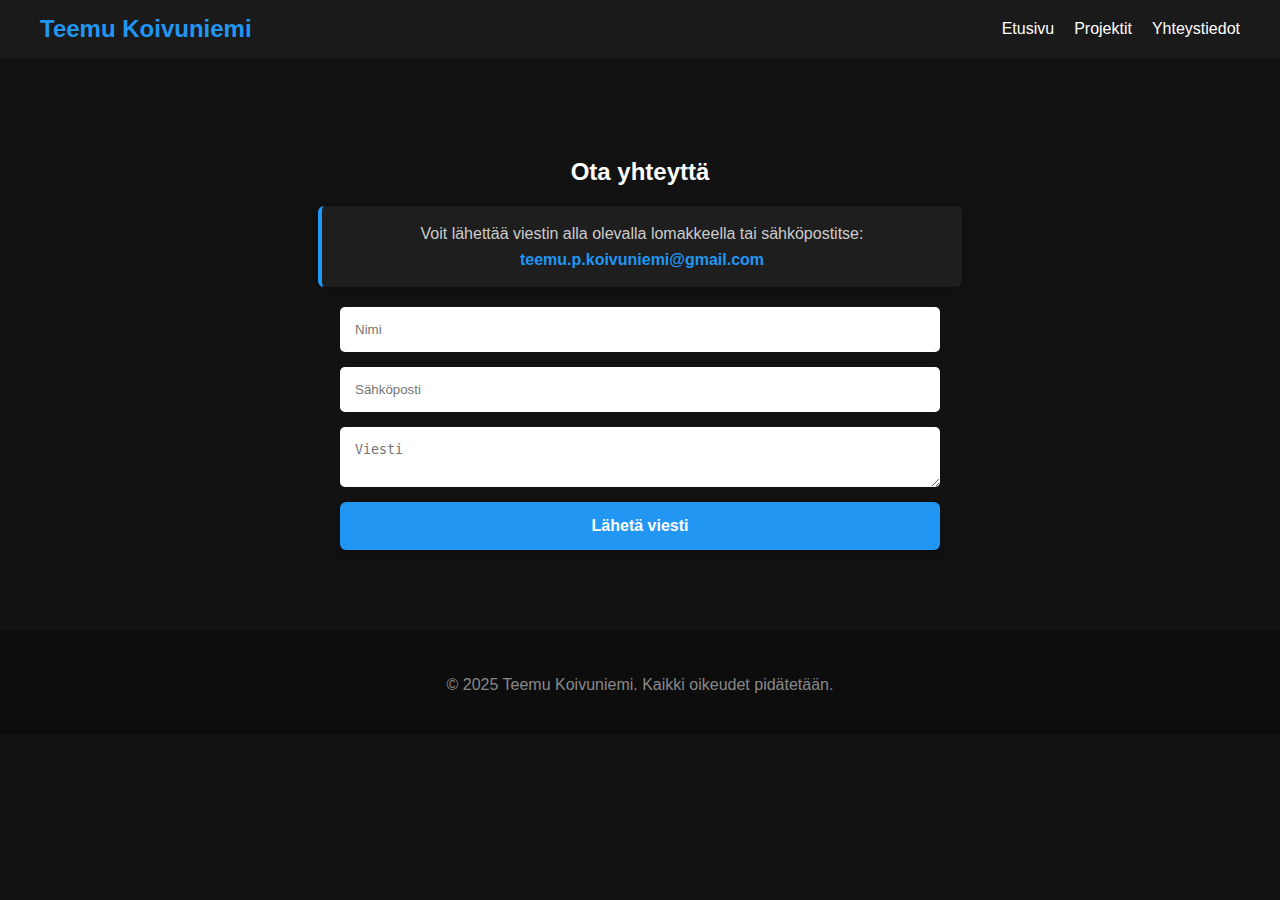
<file: yhteystiedot.html>
<!DOCTYPE html>
<html lang="fi">
<head>
  <meta charset="UTF-8">
  <meta name="viewport" content="width=device-width, initial-scale=1.0">
  <title>Yhteystiedot - Teemu Koivuniemi</title>
  <link rel="stylesheet" href="style.css">
</head>
<body>
  <!-- Navigaatio -->
  <nav class="navbar">
    <div class="nav-container">
      <a href="index.html" class="nav-logo">Teemu Koivuniemi</a>
      <ul class="nav-menu">
        <li><a href="index.html" class="nav-link">Etusivu</a></li>
        <li><a href="projektit.html" class="nav-link">Projektit</a></li>
        <li><a href="yhteystiedot.html" class="nav-link active">Yhteystiedot</a></li>
      </ul>
    </div>
  </nav>

  <!-- Yhteystiedot -->
  <section class="contact">
    <h2>Ota yhteyttä</h2>
    <p class="contact-email">
  Voit lähettää viestin alla olevalla lomakkeella tai sähköpostitse:  
  <a href="mailto:teemu.p.koivuniemi@gmail.com">teemu.p.koivuniemi@gmail.com</a>
</p>

    <form action="https://formspree.io/f/mqalyrlp" method="POST">
      <input type="text" name="nimi" placeholder="Nimi" required>
      <input type="email" name="sahkoposti" placeholder="Sähköposti" required>
      <textarea name="viesti" placeholder="Viesti" required></textarea>
      <button type="submit" class="submit-button">Lähetä viesti</button>
    </form>
  </section>

  <footer>
    <p>&copy; 2025 Teemu Koivuniemi. Kaikki oikeudet pidätetään.</p>
  </footer>
</body>
</html>
</file>
<file: styles.css>
:root {
  --bg: #121212;
  --surface: #1a1a1a;
  --surface-2: #1e1e1e;
  --text: #ffffff;
  --text-muted: #cfcfcf;
  --accent: #2196F3;
  --border: rgba(255,255,255,0.12);
  --shadow: 0 8px 24px rgba(0,0,0,0.45);
  --radius: 12px;
  --radius-sm: 8px;
  --container: 1200px;
}

* { box-sizing: border-box; }
html, body { height: 100%; }
body {
  margin: 0;
  font-family: system-ui, -apple-system, "Segoe UI", Roboto, "Helvetica Neue", Arial, sans-serif;
  background-color: var(--bg);
  color: var(--text);
  line-height: 1.5;
  scroll-behavior: smooth;
}
img { max-width: 100%; display: block; }
a { color: inherit; text-decoration: none; }
p { margin: 0 0 10px; }

:focus-visible {
  outline: 2px solid var(--accent);
  outline-offset: 2px;
}

.navbar {
  position: fixed;
  top: 0;
  left: 0;
  width: 100%;
  transition: transform 0.3s ease;
  z-index: 1000;
  background: rgba(26,26,26,0.9);
  backdrop-filter: blur(6px);
  border-bottom: 1px solid var(--border);
}
.navbar.hide { transform: translateY(-100%); }

.nav-container {
  max-width: var(--container);
  margin: 0 auto;
  padding: 14px 20px;
  display: flex; align-items: center; justify-content: space-between; gap: 16px; flex-wrap: wrap;
}
.nav-logo {
  color: var(--accent);
  font-weight: 800;
  letter-spacing: .2px;
}
.nav-menu {
  list-style: none; margin: 0; padding: 0;
  display: flex; gap: 20px; flex-wrap: wrap; align-items: center;
}
.nav-link {
  color: var(--text);
  opacity: .95;
  padding: 8px 2px;
  border-bottom: 2px solid transparent;
  transition: color .2s ease, border-color .2s ease, opacity .2s ease;
}
.nav-link:hover { color: var(--accent); opacity: 1; }
.nav-link.active { border-color: var(--accent); }

.hero {
  position: relative;
  display: flex;
  align-items: flex-start;
  justify-content: center;
  padding: 800px 20px 60px; 
  min-height: 80vh;      
  overflow: hidden;
  text-align: center;
}

.hero-video {
  position: absolute; inset: 0;
  width: 100%; height: 100%;
  object-fit: cover;
  object-position: center 50%;
  z-index: 0;
}
.hero::before {
  content: "";
  position: absolute; inset: 0;
  background: linear-gradient(
    to bottom,
    rgba(0,0,0,0.55) 0%,
    rgba(0,0,0,0.45) 40%,
    rgba(0,0,0,0.55) 100%
  );
  z-index: 1;
}
.hero-bg {
  position: relative; z-index: 2;
  max-width: 900px; width: 100%;
  margin: -550px;
  padding: 28px 32px;
  background: rgba(0,0,0,0.35);
  backdrop-filter: blur(8px);
  border: 1px solid var(--border);
  border-radius: var(--radius);
  box-shadow: var(--shadow);
}
.hero h1 {
  margin: 0 0 10px;
  font-size: clamp(2rem, 4.5vw, 3.2rem);
  line-height: 1.1;
}
.hero p {
  margin: 0 0 22px;
  font-size: clamp(1rem, 2.2vw, 1.25rem);
  color: var(--text-muted);
}

.btn {
  display: inline-block;
  padding: 14px 22px;
  border-radius: 8px;
  font-weight: 700;
  border: 2px solid transparent;
  transition: transform .08s ease, background .2s ease, border-color .2s ease, color .2s ease;
  margin: 4px;
}
.btn:active { transform: translateY(1px); }
.btn-primary { background: var(--accent); color: #fff; }
.btn-primary:hover { filter: brightness(1.05); }
.btn-outline {
  background: transparent;
  color: var(--accent);
  border-color: var(--accent);
}
.btn-outline:hover { background: rgba(33,150,243,0.12); }

.section { padding: 70px 20px; }
.container { max-width: var(--container); margin: 0 auto; padding: 0 clamp(20px, 5vw, 40px); width: 100%; }
.project-category {
  display: inline-block;
  margin: 0 0 18px;
  padding-bottom: 6px;
  font-size: clamp(1.3rem, 2.2vw, 1.6rem);
  border-bottom: 2px solid var(--accent);
}

.about-wrap {
  display: flex;
  flex-direction: column;
  gap: 40px;
  max-width: 1100px;
  margin: 0 auto;
}
.about-block {
  display: flex;
  align-items: stretch;
  gap: 20px;
  margin-bottom: 30px;
}
.about-block.reverse { flex-direction: row-reverse; }
.about-img {
  width: 250px;
  height: auto;
  object-fit: cover;
  border-radius: 8px;
  flex-shrink: 0;
  box-shadow: var(--shadow);
}
.about-text {
  flex: 1;
  background: rgba(0,0,0,0.4);
  backdrop-filter: blur(6px);
  border: 1px solid rgba(255,255,255,0.2);
  border-radius: 10px;
  padding: 20px 25px;
  line-height: 1.8;
  font-size: 1.05rem;
  color: #e0e0e0;
  box-shadow: 0 4px 20px rgba(0,0,0,0.4);
}
.about-block.reverse .about-text {
  border-left: none;
  border-right: 3px solid var(--accent);
}

.site-info-box {
  background: rgba(0,0,0,0.4);
  backdrop-filter: blur(6px);
  border: 1px solid rgba(255,255,255,0.2);
  border-radius: 12px;
  padding: 30px;
  max-width: 900px;
  margin: 0 auto;
  box-shadow: 0 4px 20px rgba(0,0,0,0.4);
  color: #ddd;
  line-height: 1.6;
}
#site-info h2 {
  text-align: center;
  color: #ffffff;
  margin-bottom: 30px;
  font-size: 2em;
}

.projects {
  background: var(--surface-2);
  padding: 70px 20px;
  border-top: 1px solid var(--border);
  border-bottom: 1px solid var(--border);
  text-align: center;
}
.project-grid,
.hero-projects {
  display: grid;
  grid-template-columns: repeat(auto-fit, minmax(260px, 300px));
  gap: 24px;
  margin: 30px auto 0;
  max-width: var(--container);
  justify-content: center;
}
.project-card {
  position: relative;
  display: flex;
  flex-direction: column;
  justify-content: flex-end;
  height: 340px;
  border-radius: 10px;
  overflow: hidden;
  background: #1b1b1b;
  box-shadow: 0 0 15px rgba(0,0,0,0.4);
  transition: transform 0.2s ease, box-shadow 0.2s ease;
  outline: 1px solid rgba(255,255,255,0.06);
  color: #fff;
  text-align: left;
}
.project-card .project-image,
.project-card .project-video {
  position: absolute;
  inset: 0;
  width: 100%;
  height: 100%;
  object-fit: cover;
}
.project-card .project-video {
  opacity: 0;
  transition: opacity 0.3s ease;
}
.project-card .project-video.playing {
  opacity: 1;
}
.project-card img {
  position: absolute;
  inset: 0;
  width: 100%;
  height: 100%;
  object-fit: cover;
}
.project-card h3,
.project-card p {
  position: relative;
  z-index: 1;
  margin: 0;
  padding: 6px 12px;
}
.project-card::after {
  content: "";
  position: absolute;
  inset: 0;
  background: linear-gradient(to top, rgba(0,0,0,0.6) 30%, rgba(0,0,0,0));
  z-index: 0;
}
.project-card:hover {
  transform: translateY(-4px);
  box-shadow: 0 14px 32px rgba(0,0,0,0.55);
  outline-color: rgba(33,150,243,0.25);
}
.project-card.work-in-progress::before {
  content: "TYÖN ALLA";
  position: absolute;
  top: 50%;
  left: 0;
  right: 0;
  transform: translateY(-50%);
  display: flex;
  align-items: center;
  justify-content: center;
  font-size: 28px;
  font-weight: bold;
  color: rgba(255, 255, 255, 0.8);
  background: rgba(80, 80, 80, 0.7);
  padding: 12px 24px;
  z-index: 2;
  pointer-events: none;
  letter-spacing: 4px;
  white-space: nowrap;
}
.more-projects { margin-top: 30px; }

.project-section {
  background: rgba(0,0,0,0.35);
  backdrop-filter: blur(6px);
  border: 1px solid rgba(255,255,255,0.15);
  border-radius: 12px;
  padding: clamp(15px, 4vw, 30px);
  margin: 30px 0;
  box-shadow: 0 6px 20px rgba(0,0,0,0.35);
  line-height: 1.7;
  color: #ddd;
}
.project-section h2 {
  margin-top: 0;
  margin-bottom: 12px;
  font-size: clamp(1.2rem, 3.5vw, 1.6rem);
  color: #fff;
  display: inline-block;
  padding-bottom: 4px;
}
.project-section ul {
  margin: 0;
  padding-left: 20px;
  list-style: disc;
}
.project-section li { margin-bottom: 6px; }

.project-hero {
  display: flex;
  flex-direction: column;
  align-items: center;
  padding: 40px 20px;
  padding-top: 120px;
  background: #1a1a1a;
}
.project-hero-image {
  max-width: 400px;
  width: 100%;
}
.project-hero-image img {
  width: 100%;
  border-radius: 10px;
  box-shadow: 0 6px 20px rgba(0,0,0,0.5);
}

.image-gallery {
  position: relative;
  display: flex;
  justify-content: center;
  align-items: center;
  gap: 15px;
  max-width: 600px;
  width: 100%;
}
#main-image,
#main-video {
  width: 100%;
  max-width: 500px;
  height: auto;
  aspect-ratio: 1 / 1;
  object-fit: fill;
  border-radius: 10px;
  box-shadow: var(--shadow);
}
.gallery-btn {
  position: static;
  background: rgba(0,0,0,0.5);
  color: white;
  border: none;
  font-size: clamp(1.2rem, 4vw, 2rem);
  padding: clamp(8px, 2vw, 16px);
  cursor: pointer;
  border-radius: 50%;
  z-index: 2;
  transition: background 0.2s ease;
  flex-shrink: 0;
}
.gallery-btn:hover { background: rgba(33,150,243,0.8); }
.gallery-btn.prev { order: -1; }
.gallery-btn.next { order: 1; }
.thumbnails {
  display: flex;
  gap: 10px;
  margin-top: 15px;
  justify-content: center;
}
.thumbnail,
video.thumbnail {
  width: clamp(60px, 15vw, 90px);
  height: clamp(60px, 15vw, 90px);
  object-fit: cover;
  border-radius: 6px;
  opacity: .6;
  cursor: pointer;
  border: 2px solid transparent;
  transition: opacity .2s ease, border-color .2s ease;
}
.thumbnail:hover,
.thumbnail.active,
video.thumbnail:hover,
video.thumbnail.active {
  opacity: 1;
  border-color: var(--accent);
}
.thumbnail-wrapper {
  position: relative;
  display: inline-block;
  width: clamp(60px, 15vw, 90px);
  height: clamp(60px, 15vw, 90px);
}
.video-label {
  position: absolute;
  bottom: 5px;
  left: 50%;
  transform: translateX(-50%);
  background: rgba(0, 0, 0, 0.7);
  color: white;
  padding: 2px 8px;
  font-size: clamp(8px, 2vw, 11px);
  font-weight: bold;
  border-radius: 3px;
  pointer-events: none;
}

.contact {
  padding: 70px 20px;
  text-align: center;
}
.contact-email {
  max-width: 700px;
  margin: 0 auto 18px;
  padding: 14px 18px;
  background: rgba(255,255,255,0.03);
  border: 1px solid var(--border);
  border-radius: var(--radius-sm);
  color: var(--text-muted);
}
.contact-email a { color: var(--accent); font-weight: 700; }
form {
  max-width: 640px;
  margin: 0 auto;
  display: flex;
  flex-direction: column;
  gap: 14px;
}
form input, form textarea {
  width: 100%;
  padding: 14px 16px;
  background: #171717;
  color: #fff;
  border: 1px solid var(--border);
  border-radius: 10px;
}
form textarea { min-height: 140px; resize: vertical; }
form button {
  align-self: center;
  background: var(--accent); color: #fff;
  padding: 14px 26px;
  border: none; border-radius: 10px;
  font-weight: 800;
  letter-spacing: .2px;
  box-shadow: var(--shadow);
  transition: filter .2s ease, transform .08s ease;
  cursor: pointer;
}
form button:hover {
  filter: brightness(1.05);
  background: #1976d2;
  transform: translateY(-2px);
}

form button:active {
  transform: translateY(1px);
}

footer {
  background: #0d0d0d;
  color: #9a9a9a;
  text-align: center;
  padding: 28px 10px;
  border-top: 1px solid var(--border);
}
#back-to-top {
  position: fixed;
  bottom: 25px;
  right: 25px;
  z-index: 1000;
  background: var(--accent);
  color: #fff;
  border: none;
  border-radius: 50%;
  width: 50px;
  height: 50px;
  font-size: 1.5rem;
  cursor: pointer;
  box-shadow: var(--shadow);
  display: none;
  transition: background 0.2s ease, transform 0.2s ease;
}

#back-to-top:hover {
  background: #64b5f6;
  transform: translateY(-3px);
}

a.inline-link {
  color: var(--accent);
  text-decoration: underline;
  font-weight: 500;
  transition: color 0.2s ease;
}
a.inline-link:hover { color: #64b5f6; }

.projects-page .section .container {
  text-align: center;
}

.section .container .btn {
  margin: 6px;
}


@media (max-width: 920px) {
  .about-block,
  .about-block.reverse { flex-direction: column !important; }
  .about-img {
    order: -1;
    width: 100%;
    max-height: 250px;
  }
  .about-text {
    width: 100%;
    padding: 15px;
    border: none;
    border-top: 3px solid var(--accent);
  }
}
@media (max-width: 620px) {
  .nav-container { justify-content: center; }
  .nav-menu { justify-content: center; }
  .hero .hero-bg { padding: 22px 20px; }
}
@media (prefers-reduced-motion: reduce) {
  .btn, .project-card { transition: none!important; }
}
@media (max-width: 1024px) {
  .gallery-btn {
    display: none!important;
  }
}
</file>
<file: style.css>
body {
  margin: 0;
  font-family: sans-serif;
  background-color: #121212;
  color: #fff;
  scroll-behavior: smooth;
}
p {
  margin-bottom: 10px; /* tai esim. 1em */
}

/* Navigaatio */
.navbar {
  background-color: #1a1a1a;
  padding: 15px 20px;
  position: sticky;
  top: 0;
  z-index: 1000;
}
.nav-container {
  max-width: 1200px;
  margin: auto;
  display: flex;
  justify-content: space-between;
  align-items: center;
  flex-wrap: wrap;
}
.nav-logo {
  color: #2196F3;
  font-size: 1.5em;
  text-decoration: none;
  font-weight: bold;
}
.nav-menu {
  list-style: none;
  display: flex;
  flex-wrap: wrap;
  gap: 20px;
  margin: 0;
  padding: 0;
}
.nav-link {
  color: #fff;
  text-decoration: none;
  font-weight: 500;
}
.nav-link:hover {
  color: #2196F3;
}

.hero {
  text-align: center;
  padding: 100px 20px;
}
.hero h1 {
  font-size: 3em;
}
.hero p {
  font-size: 1.5em;
  margin-bottom: 30px;
}
.btn {
  padding: 15px 30px;
  text-decoration: none;
  border-radius: 5px;
  font-weight: bold;
  margin: 5px;
  display: inline-block;
}
.btn-primary {
  background-color: #2196F3;
  color: #fff;
}
.btn-outline {
  border: 2px solid #2196F3;
  color: #2196F3;
}
.projekti-details {
  margin: 20px 300px;

}
.projects {
  padding: 80px 20px;
  text-align: center;
  background-color: #1e1e1e;
}
.project-grid {
  display: flex;
  flex-wrap: wrap;
  justify-content: center;
  gap: 30px;
}
.projects h3 {
  margin-top: 40px;
  font-size: 1.5em;
  color: #ffffff;
  border-bottom: 2px solid #2196F3;;
  padding-bottom: 4px;
}

.card {
  background-color: #2c2c2c;
  padding: 20px;
  width: 300px;
  border-radius: 10px;
}
.card img {
  width: 100%;
  border-radius: 5px;
}
.card a {
  color: inherit;
  text-decoration: none;
  display: block;
}
.card a:hover {
  color: #2196F3;
}
.contact {
  padding: 80px 20px;
  text-align: center;
}
form {
  max-width: 600px;
  margin: auto;
  display: flex;
  flex-direction: column;
  gap: 15px;
}
form input,
form textarea {
  padding: 15px;
  border: none;
  border-radius: 5px;
}
form button {
  background-color: #2196F3;
  color: white;
  padding: 15px;
  border: none;
  border-radius: 5px;
  font-size: 1em;
}
footer {
  background-color: #0d0d0d;
  color: #888;
  text-align: center;
  padding: 30px 10px;
}
.project-grid {
  display: flex;
  flex-wrap: wrap;
  justify-content: center;
  gap: 30px;
  margin-bottom: 40px;
}
.project-category {
  margin-top: 60px;
  margin-bottom: 20px;
  font-size: 1.8em;
  color: #ffffff;
  border-bottom: 2px solid #007BFF;
  display: inline-block;
  padding-bottom: 6px;
}

.project-card {
  background: #1e1e1e;
  color: #fff;
  text-decoration: none;
  width: 300px;
  border-radius: 8px;
  overflow: hidden;
  box-shadow: 0 0 10px rgba(0,0,0,0.6);
  transition: transform 0.2s ease;
}

.project-card:hover {
  transform: scale(1.03);
}

.project-card img {
  width: 100%;
  height: 350px;
  object-fit: cover;
}

.project-card h3 {
  margin: 10px;
}

.project-card p {
  margin: 0 10px 10px;
}
.project-navigation {
  display: flex;
  justify-content: center;
  gap: 20px;
  margin: 40px 0;
}

.nav-button {
  padding: 10px 20px;
  background-color: #007BFF;
  color: white;
  text-decoration: none;
  border-radius: 5px;
  transition: background-color 0.2s ease;
}

.nav-button:hover {
  background-color: #0056b3;
}
.thumbnail {
  width: 100px;
  height: 70px;
  object-fit: cover;   /* Tämä leikkaa kuvan niin, että se täyttää alueen */
  border-radius: 4px;
  cursor: pointer;
  opacity: 0.7;
  transition: opacity 0.3s;
}
#main-image {
  margin-top: 50px;
  width: 600px;
  height: 700px; /* nostettu aiemmasta 400px */
  object-fit: cover;
  border-radius: 8px;
  box-shadow: 0 0 15px rgba(0,0,0,0.3);
}

.image-gallery {
  display: flex;
  align-items: center;
  justify-content: center;
  margin-bottom: 20px;
}

.nav-btn {
  font-size: 2rem;
  background-color: transparent;
  border: none;
  cursor: pointer;
  color: #00aaff;
  padding: 0 15px;
  user-select: none;
}

.nav-btn:hover {
  color: #0077cc;
}

.thumbnails {
  display: flex;
  justify-content: center;
  gap: 10px;
}

.thumbnail {
  width: 100px;
  height: 110px; /* nostettu aiemmasta 70px */
  object-fit: cover;
  cursor: pointer;
  opacity: 0.6;
  border-radius: 4px;
  border: 2px solid transparent;
  transition: opacity 0.3s, border-color 0.3s;
}

.thumbnail.active,
.thumbnail:hover {
  opacity: 1;
  border-color: #00aaff;
}
.project-description {
  background-color: #1e1e1e;
  padding: 20px 30px;
  border-left: 5px solid #2196F3;
  border-radius: 8px;
  margin-bottom: 20px;
  box-shadow: 0 0 10px rgba(0,0,0,0.3);
  line-height: 1.6;
}
.project-description strong {
  color: #2196F3;
}
.project-section {
  background-color: #1c1c1c;
  padding: 20px 30px;
  margin: 20px 0;
  border-left: 5px solid #2196F3;
  border-radius: 8px;
  box-shadow: 0 0 10px rgba(0,0,0,0.3);
}

.project-section h4 {
  color: #ffffff;
  margin-bottom: 10px;
  font-size: 1.4em;
  border-bottom: 1px solid #333;
  padding-bottom: 4px;
}

.project-section p,
.project-section ul {
  margin: 0;
  line-height: 1.6;
  color: #ddd;
}

.project-section ul {
  padding-left: 20px;
}

.project-section li {
  margin-bottom: 6px;
}
.code-block {
  background-color: #1e1e1e;
  color: #2196F3;
  padding: 15px 20px;
  border-radius: 6px;
  font-family: monospace;
  overflow-x: auto;       /* ⬅ Mahdollistaa vaakarullauksen */
  overflow-y: auto;
  max-height: 500px;      /* Voit säätää korkeutta tarvittaessa */
  border: 1px solid #444;
  margin-top: 10px;
  white-space: pre;       /* ⬅ Estää rivien katkeamisen */
  box-sizing: border-box;
}
.submit-button {
  background-color: #2196F3;
  color: white;
  padding: 15px 30px;
  border: none;
  border-radius: 6px;
  font-size: 1em;
  font-weight: bold;
  cursor: pointer;
  transition: background-color 0.3s ease, transform 0.2s ease;
  box-shadow: 0 4px 12px rgba(0,0,0,0.3);
}

.submit-button:hover {
  background-color: #2196F3;
  transform: translateY(-2px);
}

.submit-button:active {
  transform: scale(0.98);
}
.contact-email {
  background-color: #1e1e1e;
  padding: 15px 20px;
  border-left: 4px solid #2196F3;
  border-radius: 6px;
  color: #ccc;
  margin: 20px auto;
  max-width: 600px;
  box-shadow: 0 0 10px rgba(0,0,0,0.3);
  line-height: 1.6;
}

.contact-email a {
  color: #2196F3;
  font-weight: bold;
  text-decoration: none;
}

.contact-email a:hover {
  text-decoration: underline;
}
</file>
